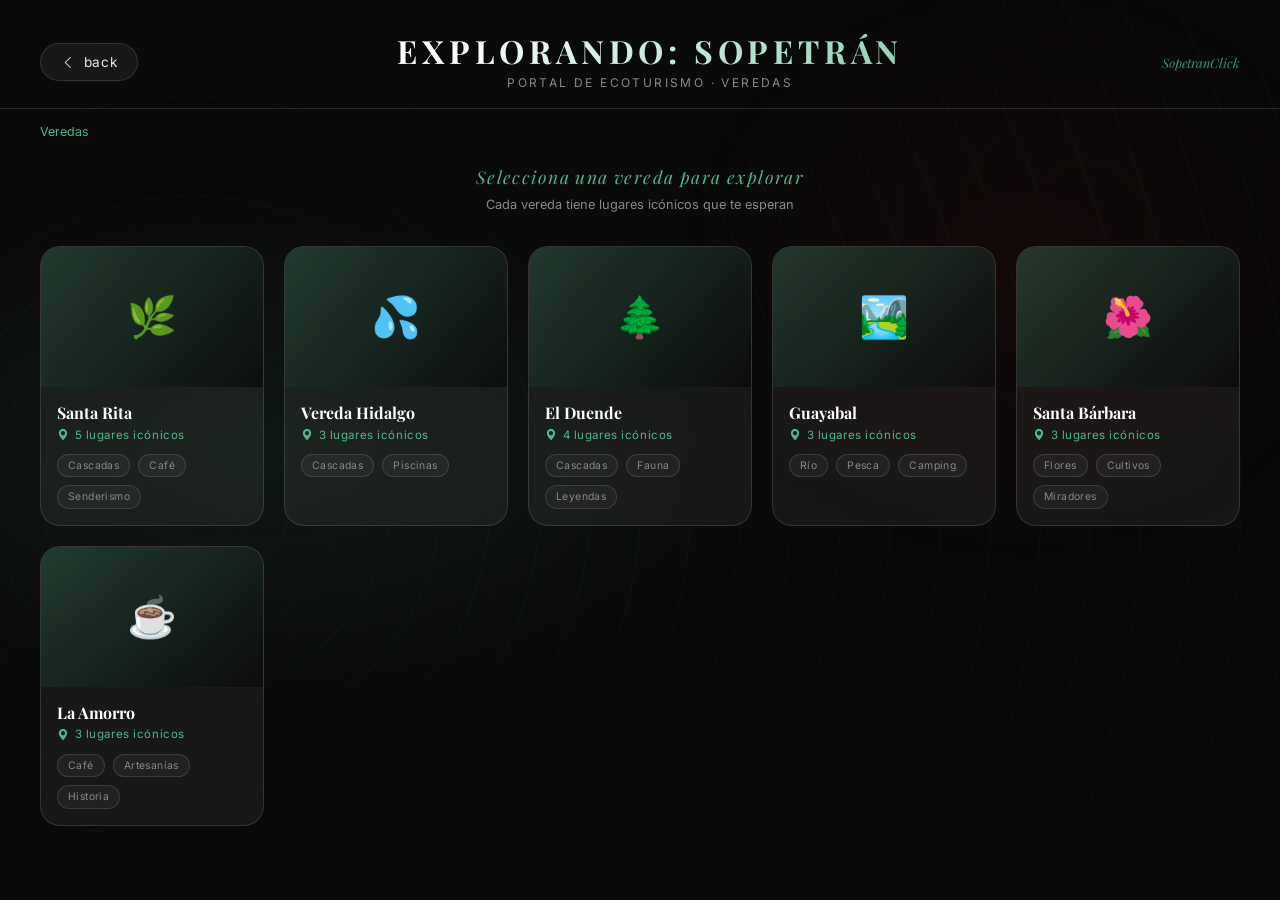
<file: SopetranClick/Diseño/Html/Mennu/MennuEcoturismo.html>
<!DOCTYPE html>
<html lang="es">
<head>
    <meta charset="UTF-8">
    <meta name="viewport" content="width=device-width, initial-scale=1.0">
    <title>Ecoturismo — SopetranClick</title>
    <link href="https://fonts.googleapis.com/css2?family=Playfair+Display:ital,wght@0,400;0,700;1,400&family=Inter:wght@300;400;600&display=swap" rel="stylesheet">
    <link href="https://cdn.jsdelivr.net/npm/bootstrap@5.3.0/dist/css/bootstrap.min.css" rel="stylesheet">
    <link rel="stylesheet" href="https://cdn.jsdelivr.net/npm/bootstrap-icons@1.11.0/font/bootstrap-icons.css">
    <link rel="stylesheet" href="../../Css/ecoturismo.css">
    
</head>
<body style="background:#0a0a0a; margin:0;">

<!--
    ================================================================
    VISTA ECOTURISMO — pega este <section> dentro de tu #main-content
    en Index.html, en lugar del placeholder vista-ecoturismo
    ================================================================
-->
<section id="vista-ecoturismo" class="spa-view">

    <!-- HEADER -->
    <div class="eco-header">
        <button class="eco-back-btn" onclick="navegarA('inicio')">
            <i class="bi bi-chevron-left"></i> back
        </button>
        <div class="eco-titulo">
            <h1>Explorando: Sopetrán</h1>
            <p>Portal de Ecoturismo · Veredas</p>
        </div>
        <span class="eco-badge">SopetranClick</span>
    </div>

    <!-- BREADCRUMB -->
    <div class="eco-breadcrumb" id="eco-breadcrumb">
        <span class="activo">Veredas</span>
    </div>

    <!-- ================================================
         PANTALLA A — LISTADO DE VEREDAS
    ================================================ -->
    <div id="pantalla-veredas">

        <div class="eco-subtitulo">
            <h2>Selecciona una vereda para explorar</h2>
            <p>Cada vereda tiene lugares icónicos que te esperan</p>
        </div>

        <div class="veredas-grid" id="veredas-grid">
            <!-- Las tarjetas se generan por JS -->
        </div>
    </div>

    <!-- ================================================
         PANTALLA B — LUGARES DE LA VEREDA ELEGIDA
    ================================================ -->
    <div id="pantalla-lugares">

        <button class="btn-volver-veredas" onclick="volverAVeredas()">
            <i class="bi bi-chevron-left"></i> Todas las veredas
        </button>

        <!-- Portal info de la vereda -->
        <div class="vereda-portal" id="vereda-portal-info">
            <div class="portal-icono" id="portal-icono">🌿</div>
            <div class="portal-info">
                <h2 id="portal-nombre">Vereda</h2>
                <p id="portal-label">Actual vereda seleccionada · Portal</p>
            </div>
            <div class="portal-dot"></div>
        </div>

        <!-- Grid de lugares -->
        <div class="lugares-grid" id="lugares-grid">
            <!-- Se genera por JS -->
        </div>

    </div>

</section>

<script src="https://cdn.jsdelivr.net/npm/bootstrap@5.3.0/dist/js/bootstrap.bundle.min.js"></script>
<script src="../../Js/MennuEcoturismo.js"></script>
<script src="../../Js/app.js"></script>
</body>
</html>
</file>
<file: SopetranClick/Diseño/Css/ecoturismo.css>
/* =============================================
           VARIABLES — copian el sistema del Index.html
        ============================================= */
        :root {
            --negro:      #0a0a0a;
            --verde-eco:  #2d6a4f;
            --verde-claro:#52b788;
            --verde-glow: rgba(82,183,136,0.35);
            --rojo:       #8b0000;
            --vidrio:     rgba(255,255,255,0.06);
            --borde:      rgba(255,255,255,0.12);
            --texto:      #e8e8e8;
            --texto-dim:  #888;
        }

        /* ---- BASE ---- */
        #vista-ecoturismo {
            min-height: 100vh;
            background: var(--negro);
            color: var(--texto);
            font-family: 'Inter', sans-serif;
            position: relative;
            overflow-x: hidden;
        }

        /* Mapa de curvas de nivel de fondo (igual al de la referencia) */
        #vista-ecoturismo::before {
            content: '';
            position: fixed;
            inset: 0;
            background:
                radial-gradient(ellipse 70% 50% at 20% 50%, rgba(45,106,79,0.15) 0%, transparent 60%),
                radial-gradient(ellipse 50% 60% at 80% 30%, rgba(139,0,0,0.08) 0%, transparent 55%);
            pointer-events: none;
            z-index: 0;
        }

        /* Patrón de líneas topográficas */
        #vista-ecoturismo::after {
            content: '';
            position: fixed;
            inset: 0;
            background-image:
                repeating-radial-gradient(circle at 15% 55%, transparent 0, transparent 48px, rgba(82,183,136,0.04) 49px, transparent 50px),
                repeating-radial-gradient(circle at 85% 25%, transparent 0, transparent 62px, rgba(139,0,0,0.03) 63px, transparent 64px);
            pointer-events: none;
            z-index: 0;
        }

        /* ---- HEADER ---- */
        .eco-header {
            position: relative;
            z-index: 10;
            padding: 32px 40px 16px;
            display: flex;
            align-items: center;
            justify-content: space-between;
            border-bottom: 1px solid var(--borde);
        }

        .eco-back-btn {
            background: var(--vidrio);
            border: 1px solid var(--borde);
            color: var(--texto);
            padding: 8px 20px;
            border-radius: 50px;
            font-size: 0.85rem;
            letter-spacing: 0.05em;
            cursor: pointer;
            display: flex;
            align-items: center;
            gap: 8px;
            transition: all 0.3s;
            backdrop-filter: blur(10px);
        }
        .eco-back-btn:hover {
            border-color: var(--verde-claro);
            color: var(--verde-claro);
            box-shadow: 0 0 20px var(--verde-glow);
        }

        .eco-titulo {
            text-align: center;
            flex: 1;
        }
        .eco-titulo h1 {
            font-family: 'Playfair Display', serif;
            font-size: clamp(1.4rem, 3vw, 2rem);
            font-weight: 700;
            letter-spacing: 0.15em;
            text-transform: uppercase;
            margin: 0;
            background: linear-gradient(135deg, #fff 30%, var(--verde-claro));
            -webkit-background-clip: text;
            -webkit-text-fill-color: transparent;
        }
        .eco-titulo p {
            font-size: 0.75rem;
            letter-spacing: 0.2em;
            color: var(--texto-dim);
            margin: 4px 0 0;
            text-transform: uppercase;
        }

        .eco-badge {
            font-size: 0.8rem;
            color: var(--verde-claro);
            font-family: 'Playfair Display', serif;
            font-style: italic;
            opacity: 0.8;
        }

        /* ---- BREADCRUMB ---- */
        .eco-breadcrumb {
            position: relative;
            z-index: 10;
            padding: 14px 40px;
            display: flex;
            align-items: center;
            gap: 10px;
            font-size: 0.78rem;
            color: var(--texto-dim);
        }
        .eco-breadcrumb span.activo {
            color: var(--verde-claro);
        }
        .eco-breadcrumb i { font-size: 0.6rem; }

        /* ====================================================
           PANTALLA A — GRID DE VEREDAS
        ==================================================== */
        #pantalla-veredas {
            position: relative;
            z-index: 10;
            padding: 10px 32px 60px;
            transition: opacity 0.4s ease, transform 0.4s ease;
        }
        #pantalla-veredas.saliendo {
            opacity: 0;
            transform: translateX(-30px);
            pointer-events: none;
        }

        .eco-subtitulo {
            text-align: center;
            margin-bottom: 32px;
        }
        .eco-subtitulo h2 {
            font-family: 'Playfair Display', serif;
            font-size: 1.1rem;
            color: var(--verde-claro);
            font-weight: 400;
            font-style: italic;
            letter-spacing: 0.08em;
        }
        .eco-subtitulo p {
            font-size: 0.8rem;
            color: var(--texto-dim);
            margin: 4px 0 0;
        }

        /* GRID VEREDAS */
        .veredas-grid {
            display: grid;
            grid-template-columns: repeat(auto-fill, minmax(220px, 1fr));
            gap: 20px;
            max-width: 1200px;
            margin: 0 auto;
        }

        .vereda-card {
            background: var(--vidrio);
            border: 1px solid var(--borde);
            border-radius: 20px;
            overflow: hidden;
            cursor: pointer;
            transition: all 0.35s cubic-bezier(0.23, 1, 0.32, 1);
            backdrop-filter: blur(12px);
            position: relative;
            group: true;
        }
        .vereda-card::before {
            content: '';
            position: absolute;
            inset: 0;
            border-radius: 20px;
            background: linear-gradient(135deg, var(--verde-glow), transparent 60%);
            opacity: 0;
            transition: opacity 0.35s;
        }
        .vereda-card:hover {
            transform: translateY(-6px) scale(1.02);
            border-color: var(--verde-claro);
            box-shadow: 0 16px 48px rgba(0,0,0,0.5), 0 0 30px var(--verde-glow);
        }
        .vereda-card:hover::before { opacity: 1; }

        /* Imagen de la vereda */
        .vereda-img {
            width: 100%;
            height: 140px;
            object-fit: cover;
            display: block;
            filter: brightness(0.75) saturate(0.9);
            transition: filter 0.35s;
        }
        .vereda-card:hover .vereda-img {
            filter: brightness(0.9) saturate(1.1);
        }

        /* Placeholder cuando no hay imagen */
        .vereda-img-placeholder {
            width: 100%;
            height: 140px;
            display: flex;
            align-items: center;
            justify-content: center;
            font-size: 2.5rem;
            background: linear-gradient(135deg, rgba(45,106,79,0.4), rgba(10,10,10,0.8));
        }

        .vereda-body {
            padding: 16px;
            position: relative;
            z-index: 1;
        }
        .vereda-name {
            font-family: 'Playfair Display', serif;
            font-size: 1rem;
            font-weight: 700;
            margin: 0 0 4px;
            color: #fff;
            line-height: 1.2;
        }
        .vereda-cantidad {
            font-size: 0.72rem;
            color: var(--verde-claro);
            letter-spacing: 0.05em;
            display: flex;
            align-items: center;
            gap: 5px;
            margin-bottom: 10px;
        }
        .vereda-iconos {
            display: flex;
            gap: 8px;
            flex-wrap: wrap;
        }
        .vereda-tag {
            font-size: 0.65rem;
            padding: 3px 10px;
            border-radius: 50px;
            border: 1px solid var(--borde);
            color: var(--texto-dim);
            background: rgba(255,255,255,0.04);
            letter-spacing: 0.04em;
        }

        .vereda-arrow {
            position: absolute;
            top: 16px;
            right: 16px;
            width: 28px;
            height: 28px;
            border-radius: 50%;
            border: 1px solid var(--borde);
            display: flex;
            align-items: center;
            justify-content: center;
            font-size: 0.7rem;
            color: var(--verde-claro);
            opacity: 0;
            transition: opacity 0.3s, transform 0.3s;
        }
        .vereda-card:hover .vereda-arrow {
            opacity: 1;
            transform: translateX(4px);
        }

        /* ====================================================
           PANTALLA B — LUGARES DE UNA VEREDA
        ==================================================== */
        #pantalla-lugares {
            position: relative;
            z-index: 10;
            padding: 10px 32px 60px;
            display: none;
            opacity: 0;
            transform: translateX(30px);
            transition: opacity 0.4s ease, transform 0.4s ease;
        }
        #pantalla-lugares.visible {
            display: block;
            opacity: 1;
            transform: translateX(0);
        }
        #pantalla-lugares.entrando {
            animation: entrarDerecha 0.45s ease forwards;
        }
        @keyframes entrarDerecha {
            from { opacity: 0; transform: translateX(30px); }
            to   { opacity: 1; transform: translateX(0); }
        }

        /* Info de la vereda seleccionada */
        .vereda-portal {
            display: flex;
            align-items: center;
            gap: 20px;
            background: var(--vidrio);
            border: 1px solid var(--verde-claro);
            border-radius: 20px;
            padding: 20px 28px;
            margin-bottom: 32px;
            backdrop-filter: blur(14px);
            box-shadow: 0 0 30px var(--verde-glow);
            max-width: 700px;
        }
        .portal-icono {
            font-size: 2.5rem;
            flex-shrink: 0;
        }
        .portal-info h2 {
            font-family: 'Playfair Display', serif;
            font-size: 1.4rem;
            margin: 0 0 2px;
            color: #fff;
        }
        .portal-info p {
            font-size: 0.78rem;
            color: var(--verde-claro);
            margin: 0;
            letter-spacing: 0.08em;
            text-transform: uppercase;
        }
        .portal-dot {
            width: 10px;
            height: 10px;
            border-radius: 50%;
            background: var(--verde-claro);
            box-shadow: 0 0 10px var(--verde-claro);
            animation: pulso 1.8s ease-in-out infinite;
            flex-shrink: 0;
            margin-left: auto;
        }
        @keyframes pulso {
            0%, 100% { transform: scale(1); opacity: 1; }
            50% { transform: scale(1.5); opacity: 0.5; }
        }

        /* GRID LUGARES */
        .lugares-grid {
            display: grid;
            grid-template-columns: repeat(auto-fill, minmax(240px, 1fr));
            gap: 18px;
        }

        .lugar-card {
            background: var(--vidrio);
            border: 1px solid var(--borde);
            border-radius: 18px;
            overflow: hidden;
            backdrop-filter: blur(10px);
            transition: all 0.3s ease;
            animation: aparecer 0.5s ease both;
        }
        .lugar-card:nth-child(1) { animation-delay: 0.05s; }
        .lugar-card:nth-child(2) { animation-delay: 0.12s; }
        .lugar-card:nth-child(3) { animation-delay: 0.19s; }
        .lugar-card:nth-child(4) { animation-delay: 0.26s; }
        .lugar-card:nth-child(5) { animation-delay: 0.33s; }
        .lugar-card:nth-child(6) { animation-delay: 0.40s; }

        @keyframes aparecer {
            from { opacity: 0; transform: translateY(20px); }
            to   { opacity: 1; transform: translateY(0); }
        }

        .lugar-card:hover {
            transform: translateY(-5px);
            border-color: rgba(82,183,136,0.5);
            box-shadow: 0 12px 36px rgba(0,0,0,0.4), 0 0 20px var(--verde-glow);
        }

        .lugar-img-wrap {
            position: relative;
            height: 150px;
            overflow: hidden;
        }
        .lugar-img {
            width: 100%;
            height: 100%;
            object-fit: cover;
            filter: brightness(0.7);
            transition: filter 0.3s, transform 0.4s;
        }
        .lugar-card:hover .lugar-img { filter: brightness(0.9); transform: scale(1.04); }

        .lugar-img-placeholder {
            width: 100%;
            height: 150px;
            display: flex;
            align-items: center;
            justify-content: center;
            font-size: 2.8rem;
            background: linear-gradient(135deg, rgba(45,106,79,0.5), rgba(10,10,10,0.9));
        }

        .lugar-tipo-badge {
            position: absolute;
            top: 10px;
            left: 10px;
            background: rgba(0,0,0,0.65);
            border: 1px solid var(--borde);
            color: var(--verde-claro);
            font-size: 0.62rem;
            padding: 3px 10px;
            border-radius: 50px;
            letter-spacing: 0.08em;
            text-transform: uppercase;
            backdrop-filter: blur(6px);
        }

        .lugar-acciones {
            position: absolute;
            bottom: 10px;
            right: 10px;
            display: flex;
            gap: 6px;
        }
        .lugar-accion-btn {
            width: 28px;
            height: 28px;
            border-radius: 50%;
            border: 1px solid rgba(255,255,255,0.2);
            background: rgba(0,0,0,0.5);
            color: #fff;
            font-size: 0.75rem;
            display: flex;
            align-items: center;
            justify-content: center;
            cursor: pointer;
            backdrop-filter: blur(4px);
            transition: all 0.2s;
        }
        .lugar-accion-btn:hover {
            border-color: var(--verde-claro);
            color: var(--verde-claro);
        }

        .lugar-body {
            padding: 14px 16px;
        }
        .lugar-nombre {
            font-family: 'Playfair Display', serif;
            font-size: 1rem;
            font-weight: 700;
            margin: 0 0 3px;
            color: #fff;
        }
        .lugar-subtipo {
            font-size: 0.7rem;
            color: var(--texto-dim);
            letter-spacing: 0.06em;
            text-transform: uppercase;
            margin: 0 0 10px;
        }
        .lugar-desc {
            font-size: 0.78rem;
            color: #aaa;
            line-height: 1.55;
            margin: 0 0 12px;
        }
        .lugar-footer-tags {
            display: flex;
            gap: 6px;
            flex-wrap: wrap;
        }
        .lugar-tag {
            font-size: 0.62rem;
            padding: 3px 9px;
            border-radius: 50px;
            border: 1px solid var(--borde);
            color: var(--texto-dim);
            background: rgba(255,255,255,0.03);
        }
        .lugar-tag.verde {
            border-color: rgba(82,183,136,0.4);
            color: var(--verde-claro);
            background: rgba(82,183,136,0.08);
        }

        /* Botón volver a veredas */
        .btn-volver-veredas {
            background: var(--vidrio);
            border: 1px solid var(--borde);
            color: var(--texto);
            padding: 8px 22px;
            border-radius: 50px;
            font-size: 0.82rem;
            cursor: pointer;
            display: inline-flex;
            align-items: center;
            gap: 8px;
            transition: all 0.3s;
            backdrop-filter: blur(10px);
            margin-bottom: 24px;
        }
        .btn-volver-veredas:hover {
            border-color: var(--verde-claro);
            color: var(--verde-claro);
        }

        /* ---- RESPONSIVE ---- */
        @media (max-width: 600px) {
            .eco-header { padding: 20px 16px 12px; }
            #pantalla-veredas, #pantalla-lugares { padding: 10px 14px 40px; }
            .veredas-grid { grid-template-columns: repeat(2, 1fr); gap: 12px; }
            .lugares-grid { grid-template-columns: 1fr; }
            .vereda-portal { flex-direction: column; gap: 12px; }
        }
</file>
